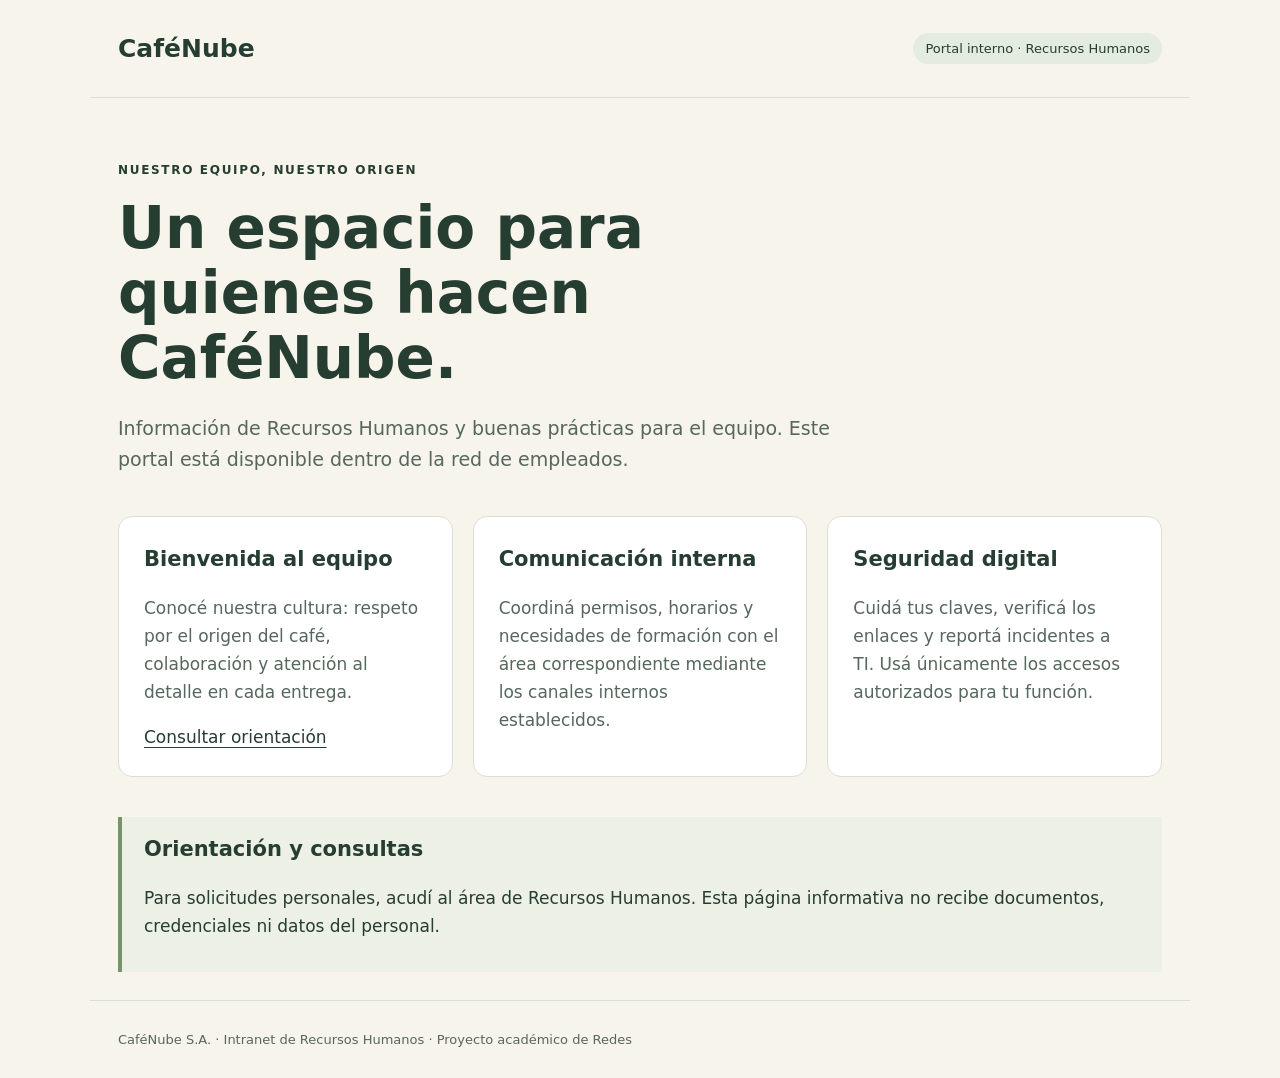
<file: intranet/index.html>
<!doctype html>
<html lang="es-GT">
<head>
  <meta charset="utf-8">
  <meta name="viewport" content="width=device-width,initial-scale=1">
  <meta name="robots" content="noindex,nofollow">
  <title>CaféNube · Portal de Recursos Humanos</title>
  <style>
    :root{color-scheme:light;--ink:#263d31;--muted:#56675c;--paper:#f7f4ec;--line:#dadfd5}
    *{box-sizing:border-box}body{margin:0;background:var(--paper);color:var(--ink);font:17px/1.65 system-ui,sans-serif}
    header,main,footer{max-width:1100px;margin:auto;padding:28px}header{display:flex;justify-content:space-between;align-items:center;border-bottom:1px solid var(--line);gap:20px}
    .brand{font-weight:800;font-size:25px}.badge{font-size:13px;background:#e4ebdf;padding:5px 12px;border-radius:20px}
    .eyebrow{font-size:12px;letter-spacing:.14em;text-transform:uppercase;font-weight:750;margin-top:35px}h1{font-size:clamp(34px,6vw,58px);line-height:1.12;max-width:750px;margin:15px 0 22px}h2{font-size:21px;margin-top:0}
    .intro{max-width:740px;color:var(--muted);font-size:19px}.grid{display:grid;grid-template-columns:repeat(3,minmax(0,1fr));gap:20px;margin:40px 0}
    article{background:white;border:1px solid var(--line);border-radius:14px;padding:25px}article p{color:var(--muted)}a{color:var(--ink);text-underline-offset:4px}a:focus-visible{outline:3px solid #a67c35;outline-offset:4px}
    .notice{border-left:4px solid #77936c;padding:15px 22px;background:#edf0e5}footer{border-top:1px solid var(--line);color:var(--muted);font-size:13px}
    @media(max-width:760px){.grid{grid-template-columns:1fr}header,main,footer{padding:22px}header{align-items:flex-start;flex-direction:column;gap:8px}}
  </style>
</head>
<body>
  <header><div class="brand">CaféNube</div><span class="badge">Portal interno · Recursos Humanos</span></header>
  <main id="contenido">
    <p class="eyebrow">Nuestro equipo, nuestro origen</p>
    <h1>Un espacio para quienes hacen CaféNube.</h1>
    <p class="intro">Información de Recursos Humanos y buenas prácticas para el equipo. Este portal está disponible dentro de la red de empleados.</p>
    <div class="grid">
      <article><h2>Bienvenida al equipo</h2><p>Conocé nuestra cultura: respeto por el origen del café, colaboración y atención al detalle en cada entrega.</p><a href="#orientacion">Consultar orientación</a></article>
      <article><h2>Comunicación interna</h2><p>Coordiná permisos, horarios y necesidades de formación con el área correspondiente mediante los canales internos establecidos.</p></article>
      <article><h2>Seguridad digital</h2><p>Cuidá tus claves, verificá los enlaces y reportá incidentes a TI. Usá únicamente los accesos autorizados para tu función.</p></article>
    </div>
    <section class="notice" id="orientacion" aria-labelledby="orientacion-titulo"><h2 id="orientacion-titulo">Orientación y consultas</h2><p>Para solicitudes personales, acudí al área de Recursos Humanos. Esta página informativa no recibe documentos, credenciales ni datos del personal.</p></section>
  </main>
  <footer>CaféNube S.A. · Intranet de Recursos Humanos · Proyecto académico de Redes</footer>
</body>
</html>
</file>
